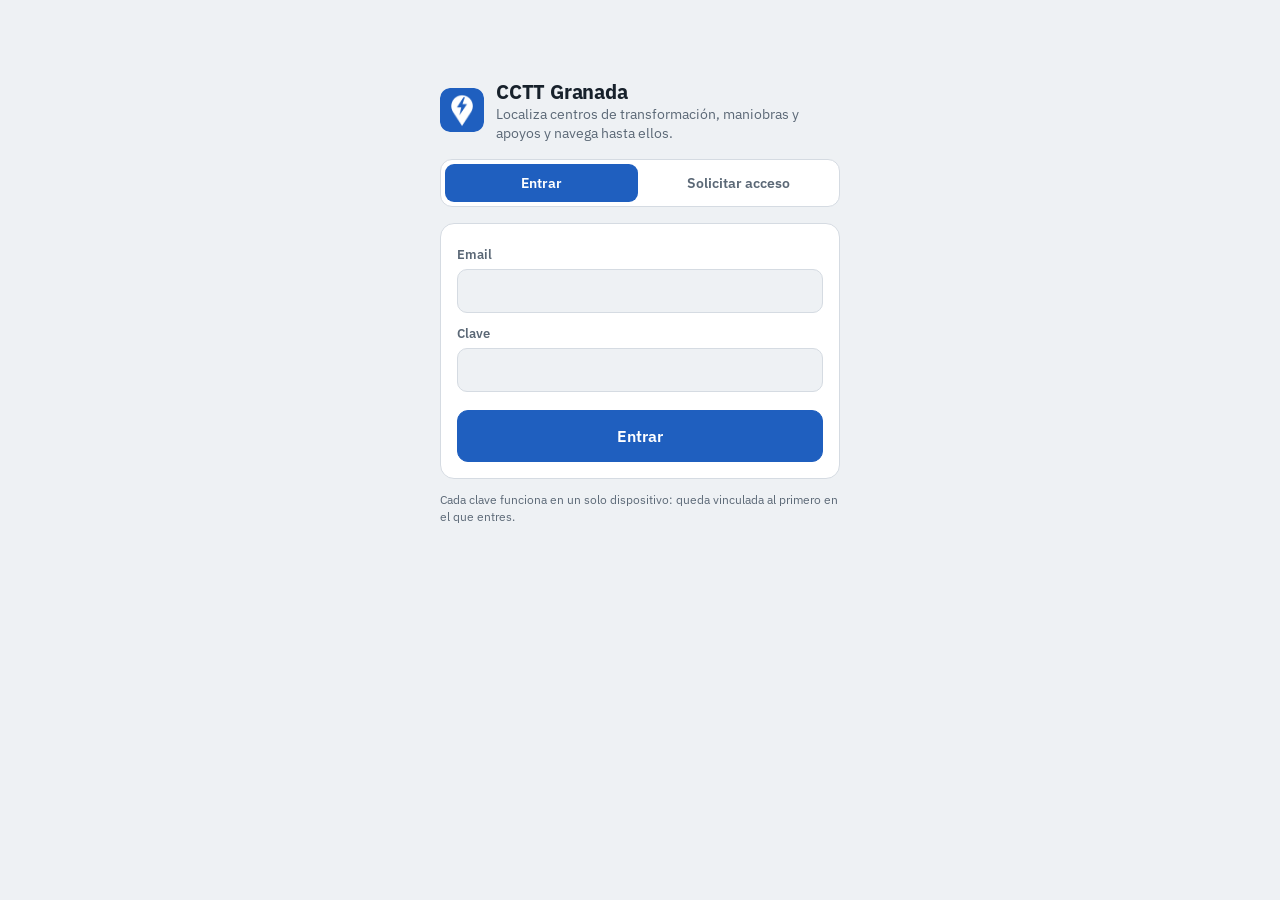
<file: index.html>
<!doctype html>
<html lang="es">
<head>
<meta charset="utf-8">
<meta name="viewport" content="width=device-width, initial-scale=1, viewport-fit=cover">
<title>CCTT Granada</title>
<meta name="description" content="Buscador de centros de transformación, elementos de maniobra y apoyos de MT con navegación hasta cada uno.">
<meta name="theme-color" content="#1f5fbf">
<meta name="apple-mobile-web-app-capable" content="yes">
<meta name="mobile-web-app-capable" content="yes">
<meta name="apple-mobile-web-app-title" content="CCTT">
<meta name="apple-mobile-web-app-status-bar-style" content="default">
<link rel="manifest" href="manifest.webmanifest">
<link rel="icon" href="icons/icon-192.png" type="image/png">
<link rel="apple-touch-icon" href="icons/apple-touch-icon.png">
<link rel="preconnect" href="https://fonts.googleapis.com">
<link rel="stylesheet" href="https://fonts.googleapis.com/css2?family=IBM+Plex+Mono:wght@500;600&family=IBM+Plex+Sans:wght@400;500;600&display=swap">
<link rel="stylesheet" href="lib/leaflet.css">
<link rel="stylesheet" href="styles.css">
</head>
<body>
<div id="app">
  <div id="map" role="application" aria-label="Mapa de centros de transformación"></div>

  <div id="top">
    <div class="searchbox">
      <svg width="18" height="18" viewBox="0 0 24 24" fill="none" stroke="currentColor" stroke-width="2.2" stroke-linecap="round"><circle cx="11" cy="11" r="7"/><path d="m20 20-3.5-3.5"/></svg>
      <input id="q" type="search" inputmode="search" autocomplete="off" spellcheck="false" placeholder="Código de CT, maniobra o apoyo" aria-label="Buscar centro de transformación, elemento de maniobra o apoyo">
      <button class="iconbtn" id="clear" type="button" aria-label="Borrar búsqueda" hidden>
        <svg width="18" height="18" viewBox="0 0 24 24" fill="none" stroke="currentColor" stroke-width="2.2" stroke-linecap="round"><path d="M6 6l12 12M18 6 6 18"/></svg>
      </button>
    </div>
    <div class="filters">
      <button class="chip" id="f-endesa" type="button" aria-pressed="true"><span class="dot" style="background:var(--endesa)"></span>Endesa <span class="n" id="n-endesa"></span></button>
      <button class="chip" id="f-ext" type="button" aria-pressed="true"><span class="dot" style="background:var(--ext)"></span>Externos <span class="n" id="n-ext"></span></button>
      <button class="chip" id="f-ddmm" type="button" aria-pressed="false" title="Se dibujan al acercar el mapa"><span class="dot" style="background:var(--ddmm)"></span>Maniobra <span class="n" id="n-ddmm"></span></button>
      <button class="chip" id="f-apoyo" type="button" aria-pressed="false" title="Se dibujan al acercar el mapa"><span class="dot" style="background:var(--apoyo)"></span>Apoyos MT <span class="n" id="n-apoyo"></span></button>
    </div>
    <div id="results" hidden></div>
  </div>

  <div id="side">
    <button class="iconbtn" id="b-sat" type="button" aria-label="Cambiar a vista satélite" title="Satélite">
      <svg width="20" height="20" viewBox="0 0 24 24" fill="none" stroke="currentColor" stroke-width="2" stroke-linejoin="round"><path d="m12 3 9 5-9 5-9-5 9-5Z"/><path d="m3 13 9 5 9-5"/></svg>
    </button>
    <button class="iconbtn" id="b-loc" type="button" aria-label="Centrar en mi ubicación" title="Mi ubicación">
      <svg width="20" height="20" viewBox="0 0 24 24" fill="none" stroke="currentColor" stroke-width="2" stroke-linecap="round"><circle cx="12" cy="12" r="4"/><path d="M12 2v3M12 19v3M2 12h3M19 12h3"/></svg>
    </button>
    <button class="iconbtn" id="b-clave" type="button" aria-label="Cambiar contraseña" title="Cambiar contraseña">
      <svg width="20" height="20" viewBox="0 0 24 24" fill="none" stroke="currentColor" stroke-width="2" stroke-linecap="round" stroke-linejoin="round"><circle cx="7.5" cy="15.5" r="4.5"/><path d="M10.7 12.3 20 3M16 7l3 3M14 9l2 2"/></svg>
    </button>
    <button class="iconbtn" id="b-salir" type="button" aria-label="Cerrar sesión" title="Cerrar sesión">
      <svg width="20" height="20" viewBox="0 0 24 24" fill="none" stroke="currentColor" stroke-width="2" stroke-linecap="round" stroke-linejoin="round"><path d="M15 4h3a2 2 0 0 1 2 2v12a2 2 0 0 1-2 2h-3"/><path d="M10 17l-5-5 5-5M5 12h11"/></svg>
    </button>
  </div>

  <div id="sheet" hidden aria-live="polite"></div>
  <div id="tilenote" hidden>Sin conexión: el mapa de fondo no carga. El buscador y los puntos funcionan.</div>
  <div id="toast" hidden></div>
</div>

<div id="acceso" hidden>
  <div class="acceso-caja">
    <div class="marca"><img src="icons/icon-192.png" alt="" width="44" height="44"><div><strong>CCTT Granada</strong><span>Localiza centros de transformación, maniobras y apoyos y navega hasta ellos.</span></div></div>
    <div class="pestanas" id="pestanas" role="tablist">
      <button id="t-entrar" type="button" role="tab" aria-selected="true">Entrar</button>
      <button id="t-solicitar" type="button" role="tab" aria-selected="false">Solicitar acceso</button>
    </div>
    <p id="acceso-aviso" role="status" hidden></p>

    <div id="v-entrar">
      <form id="f-entrar" autocomplete="on">
        <label for="a-email">Email</label>
        <input id="a-email" type="email" autocomplete="username" required>
        <label for="a-clave">Clave</label>
        <input id="a-clave" type="password" autocomplete="current-password" required>
        <button class="navbtn primary" type="submit">Entrar</button>
      </form>
      <p class="hint">Cada clave funciona en un solo dispositivo: queda vinculada al primero en el que entres.</p>
    </div>

    <div id="v-solicitar" hidden>
      <form id="f-solicitar">
        <label for="s-nombre">Nombre</label>
        <input id="s-nombre" type="text" autocomplete="name" maxlength="120">
        <label for="s-email">Email</label>
        <input id="s-email" type="email" autocomplete="email" required maxlength="254">
        <label for="s-telefono">Teléfono</label>
        <input id="s-telefono" type="tel" autocomplete="tel" required maxlength="30" placeholder="600 000 000">
        <label for="s-mensaje">Mensaje <span class="opc">(opcional)</span></label>
        <textarea id="s-mensaje" rows="2" maxlength="500"></textarea>
        <input id="s-web" type="text" name="web" tabindex="-1" autocomplete="off" class="trampa" aria-hidden="true">
        <button class="navbtn primary" type="submit">Enviar solicitud</button>
      </form>
      <p class="hint">Revisaremos tu solicitud y te enviaremos la clave.</p>
    </div>

    <div id="v-clave" hidden>
      <form id="f-clave">
        <p class="clave-intro" id="clave-intro">Elige tu propia contraseña para sustituir la clave que te enviamos.</p>
        <label for="c-nueva">Contraseña nueva</label>
        <input id="c-nueva" type="password" autocomplete="new-password" minlength="8" required>
        <label for="c-repite">Repítela</label>
        <input id="c-repite" type="password" autocomplete="new-password" minlength="8" required>
        <button class="navbtn primary" type="submit">Guardar contraseña</button>
        <button class="navbtn" id="c-luego" type="button">Más tarde</button>
      </form>
      <p class="hint">Mínimo 8 caracteres. Cambiar la contraseña no cambia el dispositivo vinculado.</p>
    </div>

    <div id="v-enviada" hidden>
      <p class="ok">Solicitud enviada. Te contactaremos con tu clave de acceso.</p>
      <div id="tg-enlace" hidden>
        <p class="hint">Si usas Telegram, pulsa este botón y luego «Iniciar»: te responderemos por ahí, con las instrucciones de pago y tu clave.</p>
        <a class="navbtn primary" id="tg-boton" href="#" target="_blank" rel="noopener">Recibir respuesta por Telegram</a>
      </div>
      <button id="otra-solicitud" class="navbtn" type="button">Ya tengo clave: entrar</button>
    </div>
  </div>
</div>

<script src="config.js"></script>
<script src="lib/leaflet.js"></script>
<script src="lib/supabase.js"></script>
<script src="app.js"></script>
<script src="acceso.js"></script>
<script>
if ('serviceWorker' in navigator){
  // When a new version takes over, reload once so code and data match
  const hadController = !!navigator.serviceWorker.controller; let reloaded = false;
  navigator.serviceWorker.addEventListener('controllerchange', () => { if (hadController && !reloaded){ reloaded = true; location.reload(); } });
  window.addEventListener('load', () => navigator.serviceWorker.register('sw.js', {updateViaCache: 'none'}).catch(() => {}));
}
</script>
</body>
</html>
</file>
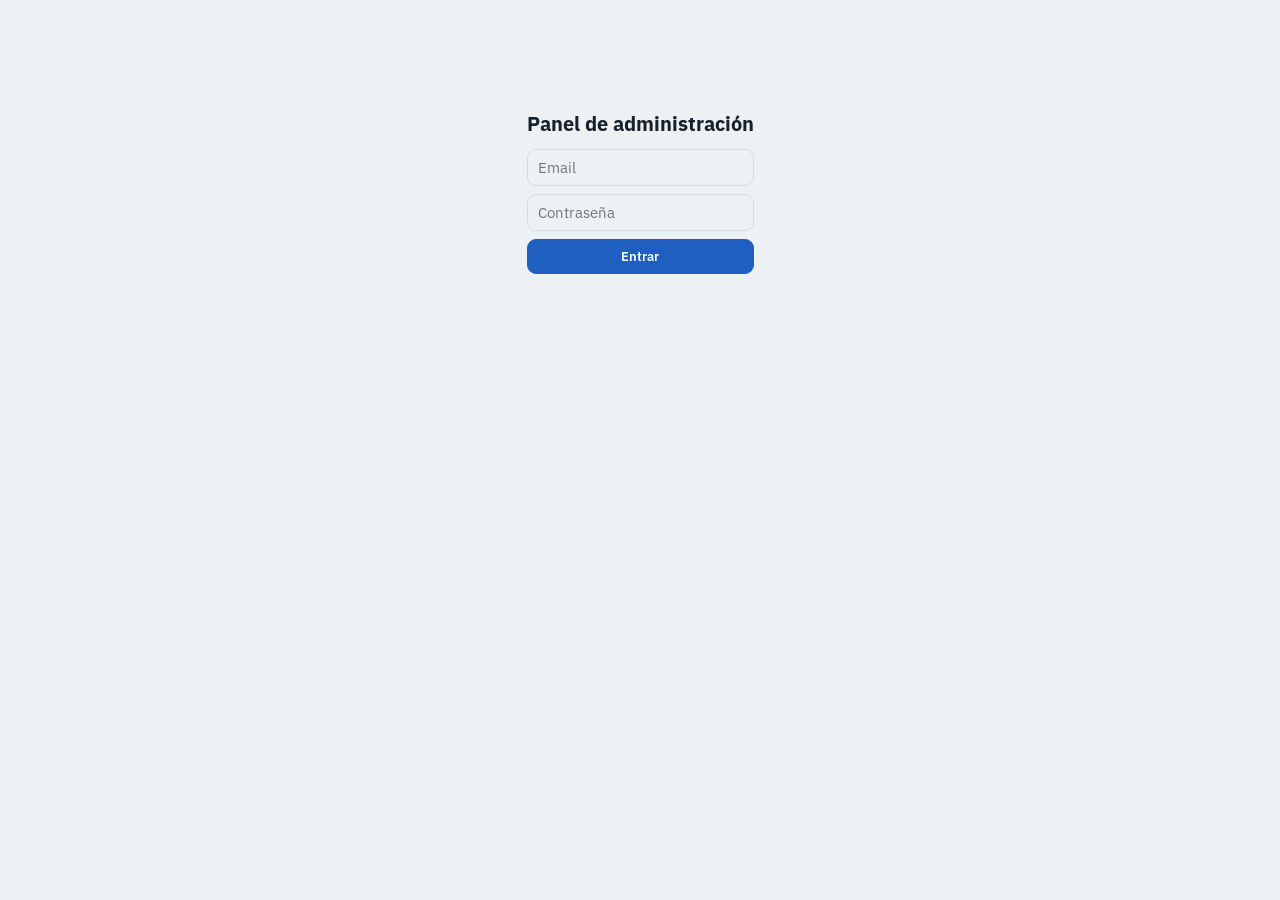
<file: admin/index.html>
<!doctype html>
<html lang="es">
<head>
<meta charset="utf-8">
<meta name="viewport" content="width=device-width, initial-scale=1, viewport-fit=cover">
<title>Panel CCTT Granada</title>
<meta name="robots" content="noindex">
<link rel="icon" href="../icons/icon-192.png" type="image/png">
<link rel="stylesheet" href="https://fonts.googleapis.com/css2?family=IBM+Plex+Mono:wght@500;600&family=IBM+Plex+Sans:wght@400;500;600&display=swap">
<link rel="stylesheet" href="../styles.css">
<style>
/* Layout: una columna de secciones; tablas con scroll propio en móvil */
html,body{height:auto}
body{overflow:auto}
main{max-width:1100px;margin:0 auto;padding-block:20px 48px;padding-left:max(16px,env(safe-area-inset-left,0px));padding-right:max(16px,env(safe-area-inset-right,0px));display:flex;flex-direction:column;gap:22px}
header.top{display:flex;align-items:center;gap:12px;flex-wrap:wrap}
header.top h1{font-size:20px;margin:0;flex:1;letter-spacing:-.01em}
header.top .quien{color:var(--muted);font-size:13px}
section{background:var(--surface);border:1px solid var(--line);border-radius:14px;padding:16px;display:flex;flex-direction:column;gap:12px;min-width:0}
section h2{font-size:15px;margin:0;display:flex;align-items:center;gap:8px}
section h2 .cuenta{font:600 12px var(--mono);background:var(--bg);border:1px solid var(--line);border-radius:999px;padding:2px 8px;color:var(--muted)}
.vacio{color:var(--muted);font-size:14px;margin:0}
.btn{border:1px solid var(--line);background:var(--bg);color:var(--fg);font:600 13px var(--sans);border-radius:9px;padding:8px 11px;cursor:pointer;white-space:nowrap}
.btn:hover{filter:brightness(1.04)}
.btn.prim{background:var(--accent);border-color:var(--accent);color:var(--accent-fg)}
.btn.peligro{color:var(--open-fg)}
.btn:disabled{opacity:.55;cursor:wait}
.btn:focus-visible,input:focus-visible{outline:2px solid var(--accent);outline-offset:2px}
input[type=text],input[type=email],input[type=tel],input[type=password],input[type=date]{font:15px var(--sans);color:var(--fg);background:var(--bg);border:1px solid var(--line);border-radius:9px;padding:8px 10px;min-width:0}
.solis{display:grid;grid-template-columns:repeat(auto-fill,minmax(280px,1fr));gap:10px}
.soli{border:1px solid var(--line);border-radius:12px;padding:12px;display:flex;flex-direction:column;gap:6px;background:var(--bg)}
.soli .nom{font-weight:600}
.soli .dato{font-size:13.5px;overflow-wrap:anywhere}
.soli .dato a{color:var(--accent)}
.soli .msg{font-size:13px;color:var(--muted);font-style:italic}
.soli .fecha{font-size:12px;color:var(--muted)}
.soli .acc{display:flex;gap:6px;flex-wrap:wrap;align-items:center;margin-top:4px}
.soli .acc label{font-size:12px;color:var(--muted)}
.tabla{overflow-x:auto}
table{width:100%;border-collapse:collapse;font-size:13.5px}
th{text-align:left;font-size:11.5px;letter-spacing:.06em;text-transform:uppercase;color:var(--muted);padding:6px 8px;border-bottom:1px solid var(--line);white-space:nowrap}
td{padding:9px 8px;border-bottom:1px solid var(--line);vertical-align:top}
td .sub{display:block;color:var(--muted);font-size:12px;overflow-wrap:anywhere;max-width:260px}
td.acc{white-space:nowrap}
td.acc .btn{padding:6px 9px;font-size:12.5px;margin:0 4px 4px 0}
.pill{display:inline-block;font:600 11.5px var(--sans);letter-spacing:.05em;padding:3px 8px;border-radius:6px;text-transform:uppercase}
.pill.ok{background:var(--closed-bg);color:var(--closed-fg)}
.pill.no{background:var(--open-bg);color:var(--open-fg)}
.pill.neutro{background:var(--bg);color:var(--muted);border:1px solid var(--line)}
form.fila{display:flex;gap:8px;flex-wrap:wrap;align-items:end}
form.fila .campo{display:flex;flex-direction:column;gap:4px;flex:1 1 160px}
form.fila label{font-size:12px;color:var(--muted);font-weight:600}
#clave-nueva{border:2px solid var(--accent);border-radius:14px;padding:16px;display:flex;flex-direction:column;gap:10px;background:var(--surface)}
#clave-nueva .clave{font:600 26px var(--mono);letter-spacing:.04em;user-select:all;overflow-wrap:anywhere}
#clave-nueva .acc{display:flex;gap:8px;flex-wrap:wrap}
#clave-nueva a.btn{text-decoration:none}
.capas{display:flex;gap:8px;flex-wrap:wrap}
.capas .pill{text-transform:none;letter-spacing:0;font-size:12.5px}
#login{max-width:380px;margin:10vh auto 0;display:flex;flex-direction:column;gap:12px}
#login form{display:flex;flex-direction:column;gap:8px}
#aviso{margin:0;padding:10px 12px;border-radius:10px;border:1px solid var(--line);background:var(--surface);font-size:14px}
#aviso.error{background:var(--open-bg);color:var(--open-fg);border-color:transparent}
details summary{cursor:pointer;color:var(--muted);font-size:13.5px}
.pago{display:flex;flex-direction:column;gap:8px}
.pago textarea{font:15px/1.45 var(--sans);color:var(--fg);background:var(--bg);border:1px solid var(--line);border-radius:10px;padding:10px 12px;width:100%;box-sizing:border-box;resize:vertical}
.pago textarea:focus-visible{outline:2px solid var(--accent);outline-offset:1px}
code{font:13px var(--mono);background:var(--bg);border:1px solid var(--line);border-radius:5px;padding:0 4px}
</style>
</head>
<body>
<main>
  <p id="aviso" role="status" hidden></p>

  <div id="login" hidden>
    <h1 style="margin:0;font-size:20px">Panel de administración</h1>
    <form id="f-login">
      <input id="l-email" type="email" placeholder="Email" autocomplete="username" required>
      <input id="l-clave" type="password" placeholder="Contraseña" autocomplete="current-password" required>
      <button class="btn prim" type="submit">Entrar</button>
    </form>
  </div>

  <div id="panel" hidden style="display:contents">
    <header class="top">
      <h1>Panel CCTT Granada</h1>
      <span class="quien" id="quien"></span>
      <button class="btn" id="b-recargar" type="button">Actualizar</button>
      <button class="btn" id="b-salir" type="button">Salir</button>
    </header>

    <div id="clave-nueva" hidden></div>

    <section>
      <h2>Solicitudes pendientes <span class="cuenta" id="n-pend">0</span></h2>
      <div class="solis" id="pendientes"></div>
      <details>
        <summary>Solicitudes ya resueltas</summary>
        <div class="tabla"><table><thead><tr><th>Fecha</th><th>Nombre</th><th>Email</th><th>Teléfono</th><th>Estado</th></tr></thead><tbody id="resueltas"></tbody></table></div>
      </details>
    </section>

    <section>
      <h2>Mensaje de pago</h2>
      <p class="vacio">Es lo que envía el botón «💳 Enviar mensaje de pago» de Telegram. Pon cómo y cuánto se paga, y qué hacer después (por ejemplo, enviar el justificante por este mismo chat). Puedes usar <code>{nombre}</code> y se sustituirá por el nombre del solicitante.</p>
      <form id="f-pago" class="pago">
        <textarea id="p-texto" rows="6" maxlength="3000" placeholder="Hola {nombre}, para activar tu acceso…"></textarea>
        <div><button class="btn prim" type="submit">Guardar mensaje</button></div>
      </form>
    </section>

    <section>
      <h2>Licencias <span class="cuenta" id="n-lic">0</span></h2>
      <div class="tabla"><table>
        <thead><tr><th>Usuario</th><th>Estado</th><th>Dispositivo</th><th>Último acceso</th><th>Caduca</th><th>Acciones</th></tr></thead>
        <tbody id="licencias"></tbody>
      </table></div>
    </section>

    <section>
      <h2>Alta manual</h2>
      <form class="fila" id="f-alta">
        <div class="campo"><label for="m-email">Email</label><input id="m-email" type="email" required></div>
        <div class="campo"><label for="m-nombre">Nombre</label><input id="m-nombre" type="text"></div>
        <div class="campo"><label for="m-tel">Teléfono</label><input id="m-tel" type="tel"></div>
        <div class="campo"><label for="m-caduca">Caduca (opcional)</label><input id="m-caduca" type="date"></div>
        <button class="btn prim" type="submit">Crear y generar clave</button>
      </form>
    </section>

    <section>
      <h2>Ubicaciones</h2>
      <p class="vacio" id="datos-fecha"></p>
      <p class="vacio">Elige los KMZ (CCTT, elementos de maniobra y apoyos de MT). Solo se suben el código y la posición de cada elemento; el resto de datos de las fichas no sale de este ordenador.</p>
      <form class="fila" id="f-datos">
        <div class="campo"><label for="d-kmz">Archivos KMZ</label><input id="d-kmz" type="file" accept=".kmz,.kml" multiple required></div>
        <button class="btn" type="submit" id="b-leer">Leer archivos</button>
      </form>
      <div class="capas" id="d-capas"></div>
      <div><button class="btn prim" type="button" id="b-publicar" hidden>Publicar ubicaciones</button></div>
    </section>
  </div>
</main>
<script src="../config.js"></script>
<script src="../lib/supabase.js"></script>
<script src="../lib/jszip.min.js"></script>
<script src="kmz.js"></script>
<script src="admin.js"></script>
</body>
</html>
</file>
<file: lib/leaflet.css>
/* required styles */

.leaflet-pane,
.leaflet-tile,
.leaflet-marker-icon,
.leaflet-marker-shadow,
.leaflet-tile-container,
.leaflet-pane > svg,
.leaflet-pane > canvas,
.leaflet-zoom-box,
.leaflet-image-layer,
.leaflet-layer {
	position: absolute;
	left: 0;
	top: 0;
	}
.leaflet-container {
	overflow: hidden;
	}
.leaflet-tile,
.leaflet-marker-icon,
.leaflet-marker-shadow {
	-webkit-user-select: none;
	   -moz-user-select: none;
	        user-select: none;
	  -webkit-user-drag: none;
	}
/* Prevents IE11 from highlighting tiles in blue */
.leaflet-tile::selection {
	background: transparent;
}
/* Safari renders non-retina tile on retina better with this, but Chrome is worse */
.leaflet-safari .leaflet-tile {
	image-rendering: -webkit-optimize-contrast;
	}
/* hack that prevents hw layers "stretching" when loading new tiles */
.leaflet-safari .leaflet-tile-container {
	width: 1600px;
	height: 1600px;
	-webkit-transform-origin: 0 0;
	}
.leaflet-marker-icon,
.leaflet-marker-shadow {
	display: block;
	}
/* .leaflet-container svg: reset svg max-width decleration shipped in Joomla! (joomla.org) 3.x */
/* .leaflet-container img: map is broken in FF if you have max-width: 100% on tiles */
.leaflet-container .leaflet-overlay-pane svg {
	max-width: none !important;
	max-height: none !important;
	}
.leaflet-container .leaflet-marker-pane img,
.leaflet-container .leaflet-shadow-pane img,
.leaflet-container .leaflet-tile-pane img,
.leaflet-container img.leaflet-image-layer,
.leaflet-container .leaflet-tile {
	max-width: none !important;
	max-height: none !important;
	width: auto;
	padding: 0;
	}

.leaflet-container img.leaflet-tile {
	/* See: https://bugs.chromium.org/p/chromium/issues/detail?id=600120 */
	mix-blend-mode: plus-lighter;
}

.leaflet-container.leaflet-touch-zoom {
	-ms-touch-action: pan-x pan-y;
	touch-action: pan-x pan-y;
	}
.leaflet-container.leaflet-touch-drag {
	-ms-touch-action: pinch-zoom;
	/* Fallback for FF which doesn't support pinch-zoom */
	touch-action: none;
	touch-action: pinch-zoom;
}
.leaflet-container.leaflet-touch-drag.leaflet-touch-zoom {
	-ms-touch-action: none;
	touch-action: none;
}
.leaflet-container {
	-webkit-tap-highlight-color: transparent;
}
.leaflet-container a {
	-webkit-tap-highlight-color: rgba(51, 181, 229, 0.4);
}
.leaflet-tile {
	filter: inherit;
	visibility: hidden;
	}
.leaflet-tile-loaded {
	visibility: inherit;
	}
.leaflet-zoom-box {
	width: 0;
	height: 0;
	-moz-box-sizing: border-box;
	     box-sizing: border-box;
	z-index: 800;
	}
/* workaround for https://bugzilla.mozilla.org/show_bug.cgi?id=888319 */
.leaflet-overlay-pane svg {
	-moz-user-select: none;
	}

.leaflet-pane         { z-index: 400; }

.leaflet-tile-pane    { z-index: 200; }
.leaflet-overlay-pane { z-index: 400; }
.leaflet-shadow-pane  { z-index: 500; }
.leaflet-marker-pane  { z-index: 600; }
.leaflet-tooltip-pane   { z-index: 650; }
.leaflet-popup-pane   { z-index: 700; }

.leaflet-map-pane canvas { z-index: 100; }
.leaflet-map-pane svg    { z-index: 200; }

.leaflet-vml-shape {
	width: 1px;
	height: 1px;
	}
.lvml {
	behavior: url(#default#VML);
	display: inline-block;
	position: absolute;
	}


/* control positioning */

.leaflet-control {
	position: relative;
	z-index: 800;
	pointer-events: visiblePainted; /* IE 9-10 doesn't have auto */
	pointer-events: auto;
	}
.leaflet-top,
.leaflet-bottom {
	position: absolute;
	z-index: 1000;
	pointer-events: none;
	}
.leaflet-top {
	top: 0;
	}
.leaflet-right {
	right: 0;
	}
.leaflet-bottom {
	bottom: 0;
	}
.leaflet-left {
	left: 0;
	}
.leaflet-control {
	float: left;
	clear: both;
	}
.leaflet-right .leaflet-control {
	float: right;
	}
.leaflet-top .leaflet-control {
	margin-top: 10px;
	}
.leaflet-bottom .leaflet-control {
	margin-bottom: 10px;
	}
.leaflet-left .leaflet-control {
	margin-left: 10px;
	}
.leaflet-right .leaflet-control {
	margin-right: 10px;
	}


/* zoom and fade animations */

.leaflet-fade-anim .leaflet-popup {
	opacity: 0;
	-webkit-transition: opacity 0.2s linear;
	   -moz-transition: opacity 0.2s linear;
	        transition: opacity 0.2s linear;
	}
.leaflet-fade-anim .leaflet-map-pane .leaflet-popup {
	opacity: 1;
	}
.leaflet-zoom-animated {
	-webkit-transform-origin: 0 0;
	    -ms-transform-origin: 0 0;
	        transform-origin: 0 0;
	}
svg.leaflet-zoom-animated {
	will-change: transform;
}

.leaflet-zoom-anim .leaflet-zoom-animated {
	-webkit-transition: -webkit-transform 0.25s cubic-bezier(0,0,0.25,1);
	   -moz-transition:    -moz-transform 0.25s cubic-bezier(0,0,0.25,1);
	        transition:         transform 0.25s cubic-bezier(0,0,0.25,1);
	}
.leaflet-zoom-anim .leaflet-tile,
.leaflet-pan-anim .leaflet-tile {
	-webkit-transition: none;
	   -moz-transition: none;
	        transition: none;
	}

.leaflet-zoom-anim .leaflet-zoom-hide {
	visibility: hidden;
	}


/* cursors */

.leaflet-interactive {
	cursor: pointer;
	}
.leaflet-grab {
	cursor: -webkit-grab;
	cursor:    -moz-grab;
	cursor:         grab;
	}
.leaflet-crosshair,
.leaflet-crosshair .leaflet-interactive {
	cursor: crosshair;
	}
.leaflet-popup-pane,
.leaflet-control {
	cursor: auto;
	}
.leaflet-dragging .leaflet-grab,
.leaflet-dragging .leaflet-grab .leaflet-interactive,
.leaflet-dragging .leaflet-marker-draggable {
	cursor: move;
	cursor: -webkit-grabbing;
	cursor:    -moz-grabbing;
	cursor:         grabbing;
	}

/* marker & overlays interactivity */
.leaflet-marker-icon,
.leaflet-marker-shadow,
.leaflet-image-layer,
.leaflet-pane > svg path,
.leaflet-tile-container {
	pointer-events: none;
	}

.leaflet-marker-icon.leaflet-interactive,
.leaflet-image-layer.leaflet-interactive,
.leaflet-pane > svg path.leaflet-interactive,
svg.leaflet-image-layer.leaflet-interactive path {
	pointer-events: visiblePainted; /* IE 9-10 doesn't have auto */
	pointer-events: auto;
	}

/* visual tweaks */

.leaflet-container {
	background: #ddd;
	outline-offset: 1px;
	}
.leaflet-container a {
	color: #0078A8;
	}
.leaflet-zoom-box {
	border: 2px dotted #38f;
	background: rgba(255,255,255,0.5);
	}


/* general typography */
.leaflet-container {
	font-family: "Helvetica Neue", Arial, Helvetica, sans-serif;
	font-size: 12px;
	font-size: 0.75rem;
	line-height: 1.5;
	}


/* general toolbar styles */

.leaflet-bar {
	box-shadow: 0 1px 5px rgba(0,0,0,0.65);
	border-radius: 4px;
	}
.leaflet-bar a {
	background-color: #fff;
	border-bottom: 1px solid #ccc;
	width: 26px;
	height: 26px;
	line-height: 26px;
	display: block;
	text-align: center;
	text-decoration: none;
	color: black;
	}
.leaflet-bar a,
.leaflet-control-layers-toggle {
	background-position: 50% 50%;
	background-repeat: no-repeat;
	display: block;
	}
.leaflet-bar a:hover,
.leaflet-bar a:focus {
	background-color: #f4f4f4;
	}
.leaflet-bar a:first-child {
	border-top-left-radius: 4px;
	border-top-right-radius: 4px;
	}
.leaflet-bar a:last-child {
	border-bottom-left-radius: 4px;
	border-bottom-right-radius: 4px;
	border-bottom: none;
	}
.leaflet-bar a.leaflet-disabled {
	cursor: default;
	background-color: #f4f4f4;
	color: #bbb;
	}

.leaflet-touch .leaflet-bar a {
	width: 30px;
	height: 30px;
	line-height: 30px;
	}
.leaflet-touch .leaflet-bar a:first-child {
	border-top-left-radius: 2px;
	border-top-right-radius: 2px;
	}
.leaflet-touch .leaflet-bar a:last-child {
	border-bottom-left-radius: 2px;
	border-bottom-right-radius: 2px;
	}

/* zoom control */

.leaflet-control-zoom-in,
.leaflet-control-zoom-out {
	font: bold 18px 'Lucida Console', Monaco, monospace;
	text-indent: 1px;
	}

.leaflet-touch .leaflet-control-zoom-in, .leaflet-touch .leaflet-control-zoom-out  {
	font-size: 22px;
	}


/* layers control */

.leaflet-control-layers {
	box-shadow: 0 1px 5px rgba(0,0,0,0.4);
	background: #fff;
	border-radius: 5px;
	}
.leaflet-control-layers-toggle {
	background-image: url(images/layers.png);
	width: 36px;
	height: 36px;
	}
.leaflet-retina .leaflet-control-layers-toggle {
	background-image: url(images/layers-2x.png);
	background-size: 26px 26px;
	}
.leaflet-touch .leaflet-control-layers-toggle {
	width: 44px;
	height: 44px;
	}
.leaflet-control-layers .leaflet-control-layers-list,
.leaflet-control-layers-expanded .leaflet-control-layers-toggle {
	display: none;
	}
.leaflet-control-layers-expanded .leaflet-control-layers-list {
	display: block;
	position: relative;
	}
.leaflet-control-layers-expanded {
	padding: 6px 10px 6px 6px;
	color: #333;
	background: #fff;
	}
.leaflet-control-layers-scrollbar {
	overflow-y: scroll;
	overflow-x: hidden;
	padding-right: 5px;
	}
.leaflet-control-layers-selector {
	margin-top: 2px;
	position: relative;
	top: 1px;
	}
.leaflet-control-layers label {
	display: block;
	font-size: 13px;
	font-size: 1.08333em;
	}
.leaflet-control-layers-separator {
	height: 0;
	border-top: 1px solid #ddd;
	margin: 5px -10px 5px -6px;
	}

/* Default icon URLs */
.leaflet-default-icon-path { /* used only in path-guessing heuristic, see L.Icon.Default */
	background-image: url(images/marker-icon.png);
	}


/* attribution and scale controls */

.leaflet-container .leaflet-control-attribution {
	background: #fff;
	background: rgba(255, 255, 255, 0.8);
	margin: 0;
	}
.leaflet-control-attribution,
.leaflet-control-scale-line {
	padding: 0 5px;
	color: #333;
	line-height: 1.4;
	}
.leaflet-control-attribution a {
	text-decoration: none;
	}
.leaflet-control-attribution a:hover,
.leaflet-control-attribution a:focus {
	text-decoration: underline;
	}
.leaflet-attribution-flag {
	display: inline !important;
	vertical-align: baseline !important;
	width: 1em;
	height: 0.6669em;
	}
.leaflet-left .leaflet-control-scale {
	margin-left: 5px;
	}
.leaflet-bottom .leaflet-control-scale {
	margin-bottom: 5px;
	}
.leaflet-control-scale-line {
	border: 2px solid #777;
	border-top: none;
	line-height: 1.1;
	padding: 2px 5px 1px;
	white-space: nowrap;
	-moz-box-sizing: border-box;
	     box-sizing: border-box;
	background: rgba(255, 255, 255, 0.8);
	text-shadow: 1px 1px #fff;
	}
.leaflet-control-scale-line:not(:first-child) {
	border-top: 2px solid #777;
	border-bottom: none;
	margin-top: -2px;
	}
.leaflet-control-scale-line:not(:first-child):not(:last-child) {
	border-bottom: 2px solid #777;
	}

.leaflet-touch .leaflet-control-attribution,
.leaflet-touch .leaflet-control-layers,
.leaflet-touch .leaflet-bar {
	box-shadow: none;
	}
.leaflet-touch .leaflet-control-layers,
.leaflet-touch .leaflet-bar {
	border: 2px solid rgba(0,0,0,0.2);
	background-clip: padding-box;
	}


/* popup */

.leaflet-popup {
	position: absolute;
	text-align: center;
	margin-bottom: 20px;
	}
.leaflet-popup-content-wrapper {
	padding: 1px;
	text-align: left;
	border-radius: 12px;
	}
.leaflet-popup-content {
	margin: 13px 24px 13px 20px;
	line-height: 1.3;
	font-size: 13px;
	font-size: 1.08333em;
	min-height: 1px;
	}
.leaflet-popup-content p {
	margin: 17px 0;
	margin: 1.3em 0;
	}
.leaflet-popup-tip-container {
	width: 40px;
	height: 20px;
	position: absolute;
	left: 50%;
	margin-top: -1px;
	margin-left: -20px;
	overflow: hidden;
	pointer-events: none;
	}
.leaflet-popup-tip {
	width: 17px;
	height: 17px;
	padding: 1px;

	margin: -10px auto 0;
	pointer-events: auto;

	-webkit-transform: rotate(45deg);
	   -moz-transform: rotate(45deg);
	    -ms-transform: rotate(45deg);
	        transform: rotate(45deg);
	}
.leaflet-popup-content-wrapper,
.leaflet-popup-tip {
	background: white;
	color: #333;
	box-shadow: 0 3px 14px rgba(0,0,0,0.4);
	}
.leaflet-container a.leaflet-popup-close-button {
	position: absolute;
	top: 0;
	right: 0;
	border: none;
	text-align: center;
	width: 24px;
	height: 24px;
	font: 16px/24px Tahoma, Verdana, sans-serif;
	color: #757575;
	text-decoration: none;
	background: transparent;
	}
.leaflet-container a.leaflet-popup-close-button:hover,
.leaflet-container a.leaflet-popup-close-button:focus {
	color: #585858;
	}
.leaflet-popup-scrolled {
	overflow: auto;
	}

.leaflet-oldie .leaflet-popup-content-wrapper {
	-ms-zoom: 1;
	}
.leaflet-oldie .leaflet-popup-tip {
	width: 24px;
	margin: 0 auto;

	-ms-filter: "progid:DXImageTransform.Microsoft.Matrix(M11=0.70710678, M12=0.70710678, M21=-0.70710678, M22=0.70710678)";
	filter: progid:DXImageTransform.Microsoft.Matrix(M11=0.70710678, M12=0.70710678, M21=-0.70710678, M22=0.70710678);
	}

.leaflet-oldie .leaflet-control-zoom,
.leaflet-oldie .leaflet-control-layers,
.leaflet-oldie .leaflet-popup-content-wrapper,
.leaflet-oldie .leaflet-popup-tip {
	border: 1px solid #999;
	}


/* div icon */

.leaflet-div-icon {
	background: #fff;
	border: 1px solid #666;
	}


/* Tooltip */
/* Base styles for the element that has a tooltip */
.leaflet-tooltip {
	position: absolute;
	padding: 6px;
	background-color: #fff;
	border: 1px solid #fff;
	border-radius: 3px;
	color: #222;
	white-space: nowrap;
	-webkit-user-select: none;
	-moz-user-select: none;
	-ms-user-select: none;
	user-select: none;
	pointer-events: none;
	box-shadow: 0 1px 3px rgba(0,0,0,0.4);
	}
.leaflet-tooltip.leaflet-interactive {
	cursor: pointer;
	pointer-events: auto;
	}
.leaflet-tooltip-top:before,
.leaflet-tooltip-bottom:before,
.leaflet-tooltip-left:before,
.leaflet-tooltip-right:before {
	position: absolute;
	pointer-events: none;
	border: 6px solid transparent;
	background: transparent;
	content: "";
	}

/* Directions */

.leaflet-tooltip-bottom {
	margin-top: 6px;
}
.leaflet-tooltip-top {
	margin-top: -6px;
}
.leaflet-tooltip-bottom:before,
.leaflet-tooltip-top:before {
	left: 50%;
	margin-left: -6px;
	}
.leaflet-tooltip-top:before {
	bottom: 0;
	margin-bottom: -12px;
	border-top-color: #fff;
	}
.leaflet-tooltip-bottom:before {
	top: 0;
	margin-top: -12px;
	margin-left: -6px;
	border-bottom-color: #fff;
	}
.leaflet-tooltip-left {
	margin-left: -6px;
}
.leaflet-tooltip-right {
	margin-left: 6px;
}
.leaflet-tooltip-left:before,
.leaflet-tooltip-right:before {
	top: 50%;
	margin-top: -6px;
	}
.leaflet-tooltip-left:before {
	right: 0;
	margin-right: -12px;
	border-left-color: #fff;
	}
.leaflet-tooltip-right:before {
	left: 0;
	margin-left: -12px;
	border-right-color: #fff;
	}

/* Printing */

@media print {
	/* Prevent printers from removing background-images of controls. */
	.leaflet-control {
		-webkit-print-color-adjust: exact;
		print-color-adjust: exact;
		}
	}
</file>
<file: styles.css>
:root{padding-top:env(safe-area-inset-top,0px);padding-bottom:env(safe-area-inset-bottom,0px);box-sizing:border-box}
body{margin:0}
[hidden]{display:none!important}
/* Layout: one-screen field tool — map fills the screen, search floats on top, the selected CT opens as a bottom sheet. */
:root{
  --bg:#eef1f4; --surface:#ffffff; --fg:#17212b; --muted:#5b6876; --line:#d5dbe2;
  --accent:#1f5fbf; --accent-fg:#ffffff;
  --endesa:#178a5a; --ext:#d9771b; --ddmm:#6a43c9; --apoyo:#5a6b7b; --sel:#c2185b; --ring:#ffffff;
  --open-bg:#fde8e8; --open-fg:#a3201c; --closed-bg:#e3f1ea; --closed-fg:#17603f;
  --shadow:0 6px 24px rgba(15,30,50,.18);
  --sans:"IBM Plex Sans",system-ui,-apple-system,"Segoe UI",Roboto,sans-serif;
  --mono:"IBM Plex Mono",ui-monospace,SFMono-Regular,Menlo,Consolas,monospace;
}
@media (prefers-color-scheme: dark){:root:not([data-theme="light"]){
  --bg:#10161d; --surface:#18212b; --fg:#e6ebf0; --muted:#97a3b0; --line:#2b3744;
  --accent:#6ea2f0; --accent-fg:#0b1420;
  --endesa:#3cc489; --ext:#f29a45; --ddmm:#a98bf5; --apoyo:#a9b8c6; --sel:#f06292;
  --open-bg:#4a1c1c; --open-fg:#ffb3ad; --closed-bg:#173a2a; --closed-fg:#8fe0b6;
  --shadow:0 6px 24px rgba(0,0,0,.5); color-scheme:dark}}
:root[data-theme="dark"]{
  --bg:#10161d; --surface:#18212b; --fg:#e6ebf0; --muted:#97a3b0; --line:#2b3744;
  --accent:#6ea2f0; --accent-fg:#0b1420;
  --endesa:#3cc489; --ext:#f29a45; --ddmm:#a98bf5; --apoyo:#a9b8c6; --sel:#f06292;
  --open-bg:#4a1c1c; --open-fg:#ffb3ad; --closed-bg:#173a2a; --closed-fg:#8fe0b6;
  --shadow:0 6px 24px rgba(0,0,0,.5); color-scheme:dark}
html,body{height:100%}
body{background:var(--bg);color:var(--fg);font-family:var(--sans);font-size:15px;overflow:hidden}
#app{position:relative;height:100%}
#map{position:absolute;inset:0;background:var(--bg)}
.leaflet-container{font-family:var(--sans);background:var(--bg)}
.leaflet-control-attribution{font-size:10px}

/* top bar */
#top{position:absolute;z-index:1150;top:10px;left:max(12px,env(safe-area-inset-left,0px));right:max(12px,env(safe-area-inset-right,0px));
  max-width:460px;display:flex;flex-direction:column;gap:8px;pointer-events:none}
#top>*{pointer-events:auto}
.searchbox{display:flex;align-items:center;gap:6px;background:var(--surface);border:1px solid var(--line);border-radius:12px;box-shadow:var(--shadow);padding:4px 4px 4px 12px}
.searchbox svg{flex:none;color:var(--muted)}
#q{flex:1;min-width:0;border:0;outline:0;background:transparent;color:var(--fg);font:500 16px/1.2 var(--sans);padding:10px 4px}
#q::-webkit-search-cancel-button{display:none;-webkit-appearance:none}
#q::placeholder{color:var(--muted);font-weight:400}
.iconbtn{flex:none;border:0;background:transparent;color:var(--muted);width:40px;height:40px;border-radius:9px;display:grid;place-items:center;cursor:pointer}
.iconbtn:hover{background:var(--bg);color:var(--fg)}
.iconbtn:focus-visible,button:focus-visible,a:focus-visible,#q:focus-visible{outline:2px solid var(--accent);outline-offset:2px}
.filters{display:flex;gap:6px;flex-wrap:wrap}
.chip{display:inline-flex;align-items:center;gap:6px;border:1px solid var(--line);background:var(--surface);color:var(--fg);
  border-radius:999px;padding:6px 11px;font:500 13px var(--sans);cursor:pointer;box-shadow:0 2px 8px rgba(15,30,50,.10)}
.chip .dot{width:10px;height:10px;border-radius:50%}
.chip[aria-pressed="false"]{color:var(--muted)}
.chip[aria-pressed="false"] .dot{background:transparent!important;border:2px solid currentColor;width:6px;height:6px}
.chip.far{opacity:.6}
.chip.far::after{content:"acerca";font:500 11px var(--sans);color:var(--muted)}
.chip .n{font:500 12px var(--mono);color:var(--muted);font-variant-numeric:tabular-nums}

#results{background:var(--surface);border:1px solid var(--line);border-radius:12px;box-shadow:var(--shadow);max-height:min(52vh,420px);overflow-y:auto;overscroll-behavior:contain}
#results .meta{padding:8px 14px;font-size:12px;color:var(--muted);border-bottom:1px solid var(--line);letter-spacing:.02em}
.res{display:flex;align-items:center;gap:10px;width:100%;text-align:left;border:0;border-bottom:1px solid var(--line);background:transparent;color:var(--fg);padding:10px 14px;cursor:pointer;font:inherit}
.res:last-child{border-bottom:0}
.res:hover,.res.active{background:var(--bg)}
.res .dot{flex:none;width:10px;height:10px;border-radius:50%;background:var(--c)}
.dot.open{background:var(--ring)!important;box-shadow:inset 0 0 0 2.5px var(--c)}
.res .code{font:600 15px var(--mono)}
.res .sub{font-size:12.5px;color:var(--muted);white-space:nowrap;overflow:hidden;text-overflow:ellipsis;min-width:0}
.res .txt{display:flex;flex-direction:column;min-width:0}
mark{background:color-mix(in srgb,var(--accent) 22%,transparent);color:inherit;border-radius:3px}

/* side buttons */
#side{position:absolute;z-index:1000;right:max(12px,env(safe-area-inset-right,0px));bottom:calc(28px + env(safe-area-inset-bottom,0px));display:flex;flex-direction:column;gap:8px}
#side .iconbtn{background:var(--surface);border:1px solid var(--line);box-shadow:var(--shadow);width:44px;height:44px;color:var(--fg)}
#side .iconbtn.on{background:var(--accent);color:var(--accent-fg);border-color:var(--accent)}
body.sheet-open #side{bottom:calc(var(--sheet-h,0px) + 16px)}

/* sheet */
#sheet{position:absolute;z-index:1100;left:0;right:0;bottom:0;background:var(--surface);border-top:1px solid var(--line);
  border-radius:16px 16px 0 0;box-shadow:0 -8px 30px rgba(15,30,50,.22);
  padding:10px max(16px,env(safe-area-inset-right,0px)) calc(16px + env(safe-area-inset-bottom,0px)) max(16px,env(safe-area-inset-left,0px));
  max-height:72vh;overflow-y:auto;display:flex;flex-direction:column;gap:14px}
@media (min-width:760px){#sheet{left:max(12px,env(safe-area-inset-left,0px));right:auto;width:420px;bottom:12px;border-radius:16px;border:1px solid var(--line)}}
.grab{align-self:center;width:38px;height:4px;border-radius:4px;background:var(--line)}
.sh-head{display:flex;align-items:flex-start;gap:12px}
.sh-head .t{flex:1;min-width:0;display:flex;flex-direction:column;gap:4px}
.eyebrow{font-size:11.5px;letter-spacing:.08em;text-transform:uppercase;color:var(--muted);font-weight:600;display:flex;align-items:center;gap:6px}
.eyebrow .dot{width:9px;height:9px;border-radius:50%;background:var(--c)}
.state{display:inline-block;vertical-align:middle;margin-left:10px;padding:3px 8px;border-radius:6px;font:600 12px var(--sans);letter-spacing:.06em}
.state.is-open{background:var(--open-bg);color:var(--open-fg)}
.state.is-closed{background:var(--closed-bg);color:var(--closed-fg)}
.sh-code{font:600 28px/1.1 var(--mono);letter-spacing:-.01em;overflow-wrap:anywhere}
.coords{font:500 13px var(--mono);color:var(--muted);font-variant-numeric:tabular-nums}
.nav-title{font-size:13px;font-weight:600;color:var(--muted)}
.navgrid{display:grid;grid-template-columns:1fr 1fr;gap:8px}
.navbtn{display:flex;align-items:center;justify-content:center;gap:8px;min-height:46px;border-radius:11px;border:1px solid var(--line);
  background:var(--bg);color:var(--fg);font:600 14.5px var(--sans);text-decoration:none;cursor:pointer;padding:8px 10px;text-align:center}
.navbtn.primary{grid-column:1/-1;background:var(--accent);color:var(--accent-fg);border-color:var(--accent);font-size:16px;min-height:52px}
.navbtn:hover{filter:brightness(1.05)}
.hint{font-size:12px;color:var(--muted);line-height:1.45}
table.det{width:100%;border-collapse:collapse;font-size:13.5px}
table.det td{padding:6px 0;border-bottom:1px solid var(--line);vertical-align:top}
table.det td:first-child{color:var(--muted);width:46%;padding-right:10px}
table.det td:last-child{font-variant-numeric:tabular-nums;overflow-wrap:anywhere}
#toast{position:absolute;z-index:1200;left:50%;transform:translateX(-50%);top:calc(70px + env(safe-area-inset-top,0px));background:var(--fg);color:var(--bg);
  padding:9px 14px;border-radius:10px;font-size:13.5px;box-shadow:var(--shadow);max-width:calc(100% - 32px)}
#tilenote{position:absolute;z-index:900;left:50%;transform:translateX(-50%);bottom:calc(10px + env(safe-area-inset-bottom,0px));background:var(--surface);color:var(--muted);
  border:1px solid var(--line);padding:6px 12px;border-radius:999px;font-size:12px;max-width:calc(100% - 100px);text-align:center}
body.sheet-open #tilenote{display:none}
@media (prefers-reduced-motion:no-preference){#sheet{animation:up .18s ease-out}@keyframes up{from{transform:translateY(24px);opacity:.6}}}

/* Acceso: pantalla de entrada y solicitud */
#acceso{position:fixed;inset:0;z-index:2000;overflow-y:auto;background:var(--bg);
  padding:max(24px,env(safe-area-inset-top,0px)) max(16px,env(safe-area-inset-right,0px)) max(24px,env(safe-area-inset-bottom,0px)) max(16px,env(safe-area-inset-left,0px));
  display:flex;align-items:flex-start;justify-content:center}
.acceso-caja{width:100%;max-width:400px;margin-top:6vh;display:flex;flex-direction:column;gap:16px}
.marca{display:flex;align-items:center;gap:12px}
.marca img{border-radius:10px;flex:none}
.marca strong{display:block;font-size:20px;letter-spacing:-.01em}
.marca span{display:block;color:var(--muted);font-size:13.5px;line-height:1.4}
.pestanas{display:grid;grid-template-columns:1fr 1fr;background:var(--surface);border:1px solid var(--line);border-radius:12px;padding:4px;gap:4px}
.pestanas button{border:0;background:transparent;color:var(--muted);font:600 14px var(--sans);padding:10px;border-radius:9px;cursor:pointer}
.pestanas button[aria-selected="true"]{background:var(--accent);color:var(--accent-fg)}
#acceso form{display:flex;flex-direction:column;gap:6px;background:var(--surface);border:1px solid var(--line);border-radius:14px;padding:16px}
#acceso label{font-size:13px;font-weight:600;color:var(--muted);margin-top:6px}
#acceso label .opc{font-weight:400}
#acceso input,#acceso textarea{font:16px var(--sans);color:var(--fg);background:var(--bg);border:1px solid var(--line);border-radius:10px;padding:11px 12px;width:100%;box-sizing:border-box}
#acceso input:focus-visible,#acceso textarea:focus-visible{outline:2px solid var(--accent);outline-offset:1px}
#acceso button[type=submit]{margin-top:12px;width:100%}
#acceso button:disabled{opacity:.6;cursor:wait}
#acceso .trampa{position:absolute;left:-9999px;width:1px;height:1px;opacity:0}
#acceso-aviso{margin:0;padding:10px 12px;border-radius:10px;background:var(--surface);border:1px solid var(--line);font-size:14px;line-height:1.4}
#acceso-aviso.error{background:var(--open-bg);color:var(--open-fg);border-color:transparent}
#acceso .ok{margin:0;padding:14px;border-radius:12px;background:var(--closed-bg);color:var(--closed-fg);font-weight:500;line-height:1.45}
#v-enviada,#tg-enlace{display:flex;flex-direction:column;gap:12px}
#tg-enlace .hint{margin:0}
#v-clave{display:flex;flex-direction:column;gap:12px}
#v-clave .hint{margin:0}
#f-clave .clave-intro{margin:0 0 4px;line-height:1.45}
#f-clave #c-luego{width:100%}
</file>
